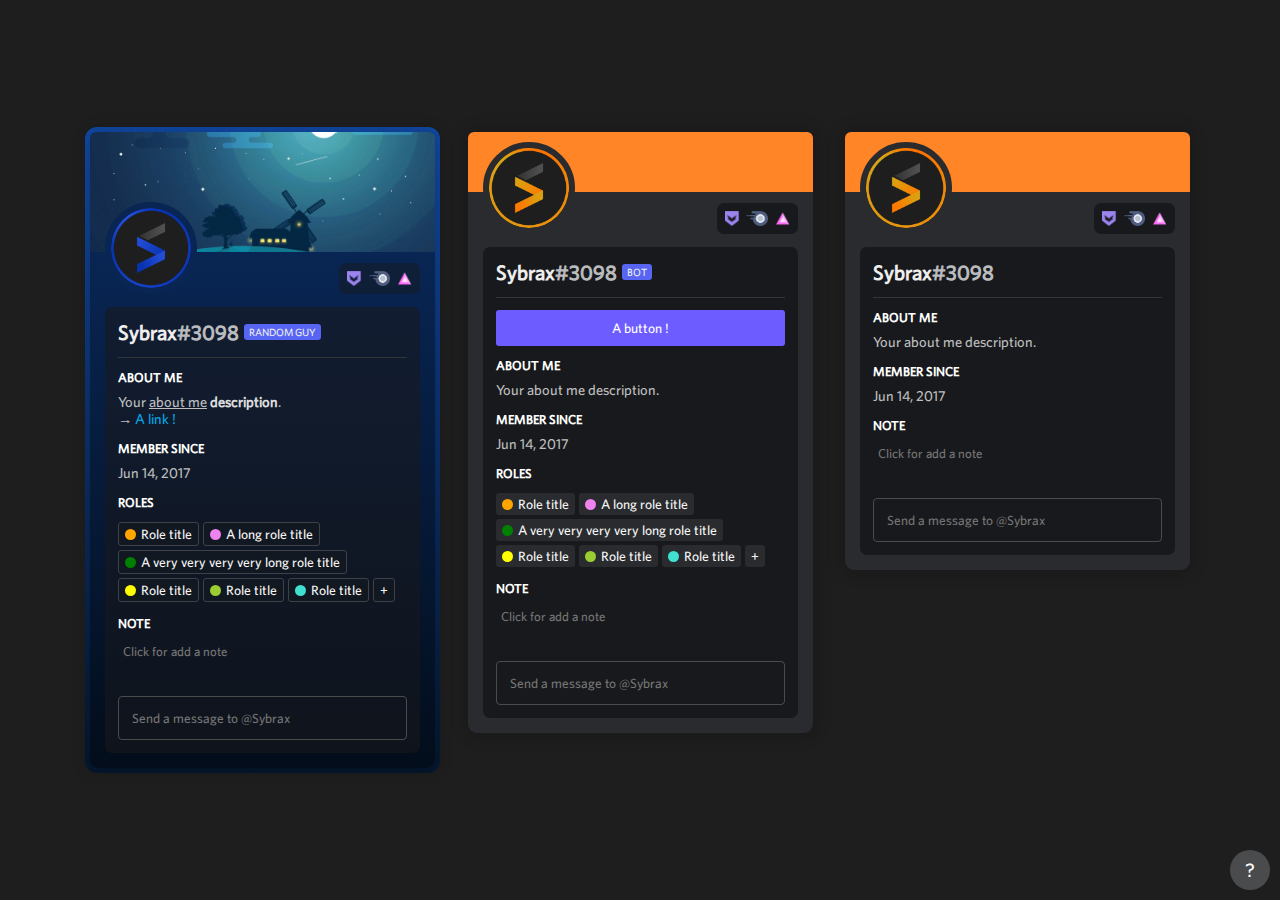
<file: discord template/index.html>
<!DOCTYPE html>
<html lang="en">
  <head>
    <meta charset="UTF-8" />
    <meta http-equiv="X-UA-Compatible" content="IE=edge" />
    <meta name="viewport" content="width=device-width, initial-scale=1.0" />
    <link rel="stylesheet" href="./assets/css/style.css" />
    <title>Discord Profile Card - New</title>
  </head>
  <body>
    <div class="card-container">
      <!-- First Card -->
      <div class="card nitro-card">
        <div class="card-header">
          <div
            style="background: url('./assets/img/banner.gif')"
            class="banner-img"
          ></div>
        </div>
        <div class="card-body">
          <div class="profile-header">
            <div class="profil-logo">
              <img src="./assets/img/logo_blue.png" />
            </div>
            <div class="badges-container">
              <div class="badge-item">
                <img src="./assets/img/badges/bravery.webp" alt="" />
                <div class="tooltip tooltip-up">Tooltip</div>
              </div>
              <div class="badge-item">
                <img src="./assets/img/badges/nitro.webp" alt="" />
                <div class="tooltip tooltip-up">Tooltip</div>
              </div>
              <div class="badge-item">
                <img src="./assets/img/badges/boost.webp" alt="" />
                <div class="tooltip tooltip-up">
                  A super badge since a long time ago.
                </div>
              </div>
            </div>
          </div>
          <div class="profile-body">
            <div class="username">
              Sybrax<span>#3098</span>
              <div class="badge">Random guy</div>
            </div>
            <hr />
            <div class="basic-infos">
              <div class="category-title">About Me</div>
              <p>
                Your <u>about me</u> <b>description</b>. <br />
                &rarr;
                <a href="https://sybraxdesign.fr/" target="_blank">A link !</a>
              </p>
            </div>
            <div class="basic-infos">
              <div class="category-title">Member Since</div>
              <p>Jun 14, 2017</p>
            </div>
            <div class="roles">
              <div class="category-title">Roles</div>
              <div class="roles-list">
                <div class="role">
                  <div class="role-color" style="background: orange"></div>
                  <p>Role title</p>
                </div>
                <div class="role">
                  <div class="role-color" style="background: violet"></div>
                  <p>A long role title</p>
                </div>
                <div class="role">
                  <div class="role-color" style="background: green"></div>
                  <p>A very very very very long role title</p>
                </div>
                <div class="role">
                  <div class="role-color" style="background: yellow"></div>
                  <p>Role title</p>
                </div>
                <div class="role">
                  <div class="role-color" style="background: yellowgreen"></div>
                  <p>Role title</p>
                </div>
                <div class="role">
                  <div class="role-color" style="background: turquoise"></div>
                  <p>Role title</p>
                </div>
                <div class="role role-add">
                  <div class="role-add-text">+</div>
                </div>
              </div>
            </div>
            <div class="note">
              <div class="category-title">Note</div>
              <textarea placeholder="Click for add a note"></textarea>
            </div>
            <div class="message">
              <input type="text" placeholder="Send a message to @Sybrax" />
            </div>
          </div>
        </div>
      </div>
      <!-- Second Card -->
      <div class="card">
        <div class="card-header">
          <div class="banner"></div>
        </div>
        <div class="card-body">
          <div class="profile-header">
            <div class="profil-logo">
              <img src="./assets/img/logo.png" />
            </div>
            <div class="badges-container">
              <div class="badge-item">
                <img src="./assets/img/badges/bravery.webp" alt="" />
                <div class="tooltip tooltip-up">Tooltip</div>
              </div>
              <div class="badge-item">
                <img src="./assets/img/badges/nitro.webp" alt="" />
                <div class="tooltip tooltip-up">Tooltip</div>
              </div>
              <div class="badge-item">
                <img src="./assets/img/badges/boost.webp" alt="" />
                <div class="tooltip tooltip-up">
                  A super badge since a long time ago.
                </div>
              </div>
            </div>
          </div>
          <div class="profile-body">
            <div class="username">
              Sybrax<span>#3098</span>
              <div class="badge">Bot</div>
            </div>
            <hr />
            <a href="https://sybraxdesign.fr/" target="_blank" class="btn"
              >A button !</a
            >
            <div class="basic-infos">
              <div class="category-title">About Me</div>
              <p>Your about me description.</p>
            </div>
            <div class="basic-infos">
              <div class="category-title">Member Since</div>
              <p>Jun 14, 2017</p>
            </div>
            <div class="roles">
              <div class="category-title">Roles</div>
              <div class="roles-list">
                <div class="role">
                  <div class="role-color" style="background: orange"></div>
                  <p>Role title</p>
                </div>
                <div class="role">
                  <div class="role-color" style="background: violet"></div>
                  <p>A long role title</p>
                </div>
                <div class="role">
                  <div class="role-color" style="background: green"></div>
                  <p>A very very very very long role title</p>
                </div>
                <div class="role">
                  <div class="role-color" style="background: yellow"></div>
                  <p>Role title</p>
                </div>
                <div class="role">
                  <div class="role-color" style="background: yellowgreen"></div>
                  <p>Role title</p>
                </div>
                <div class="role">
                  <div class="role-color" style="background: turquoise"></div>
                  <p>Role title</p>
                </div>
                <div class="role role-add">
                  <div class="role-add-text">+</div>
                </div>
              </div>
            </div>
            <div class="note">
              <div class="category-title">Note</div>
              <textarea placeholder="Click for add a note"></textarea>
            </div>
            <div class="message">
              <input type="text" placeholder="Send a message to @Sybrax" />
            </div>
          </div>
        </div>
      </div>
      <!-- Third Card -->
      <div class="card">
        <div class="card-header">
          <div class="banner"></div>
        </div>
        <div class="card-body">
          <div class="profile-header">
            <div class="profil-logo">
              <img src="./assets/img/logo.png" />
            </div>
            <div class="badges-container">
              <div class="badge-item">
                <img src="./assets/img/badges/bravery.webp" alt="" />
                <div class="tooltip tooltip-up">Tooltip</div>
              </div>
              <div class="badge-item">
                <img src="./assets/img/badges/nitro.webp" alt="" />
                <div class="tooltip tooltip-up">Tooltip</div>
              </div>
              <div class="badge-item">
                <img src="./assets/img/badges/boost.webp" alt="" />
                <div class="tooltip tooltip-up">
                  A super badge since a long time ago.
                </div>
              </div>
            </div>
          </div>
          <div class="profile-body">
            <div class="username">Sybrax<span>#3098</span></div>
            <hr />
            <div class="basic-infos">
              <div class="category-title">About Me</div>
              <p>Your about me description.</p>
            </div>
            <div class="basic-infos">
              <div class="category-title">Member Since</div>
              <p>Jun 14, 2017</p>
            </div>
            <div class="note">
              <div class="category-title">Note</div>
              <textarea placeholder="Click for add a note"></textarea>
            </div>
            <div class="message">
              <input type="text" placeholder="Send a message to @Sybrax" />
            </div>
          </div>
        </div>
      </div>
      <!-- Fourth Card -->
      <div class="card">
        <div class="card-header">
          <div class="banner"></div>
        </div>
        <div class="card-body">
          <div class="profile-header">
            <div class="profil-logo">
              <img src="./assets/img/logo.png" />
            </div>
            <div class="badges-container">
              <div class="badge-item">
                <img src="./assets/img/badges/bravery.webp" alt="" />
                <div class="tooltip tooltip-up">Tooltip</div>
              </div>
              <div class="badge-item">
                <img src="./assets/img/badges/nitro.webp" alt="" />
                <div class="tooltip tooltip-up">Tooltip</div>
              </div>
              <div class="badge-item">
                <img src="./assets/img/badges/boost.webp" alt="" />
                <div class="tooltip tooltip-up">
                  A super badge since a long time ago.
                </div>
              </div>
            </div>
          </div>
          <div class="profile-body">
            <div class="username">Sybrax<span>#3098</span></div>
            <hr />
            <div class="basic-infos">
              <div class="category-title">About Me</div>
              <p>Your about me description.</p>
            </div>
            <div class="basic-infos">
              <div class="category-title">Member Since</div>
              <p>Jun 14, 2017</p>
            </div>
            <div class="note">
              <div class="category-title">Note</div>
              <textarea placeholder="Click for add a note"></textarea>
            </div>
          </div>
        </div>
      </div>
    </div>
    <!-- Elements below can be removed ( they are just for the demo ) -->
    <div class="modal-container">
      <div class="modal">
        <div class="modal-header">
          Modal open! Any question ?
          <a href="https://discord.gg/dJFFpaQ" target="_blank"
            >Join our Discord</a
          >
          or visit our
          <a href="https://sybraxdesign.fr" target="_blank">website</a> :)
        </div>
        <div class="modal-body">
          <input
            id="feedback-input"
            type="text"
            placeholder="Send feedback ( optional )..."
          />
          <div class="feedback-state"></div>
        </div>
      </div>
    </div>
    <div class="help-btn">?</div>
    <script src="./assets/js/demo.js"></script>
  </body>
</html>
</file>
<file: discord template/assets/css/style.css>
/* Import */
@import url("../font/style.css");

/* General */
* {
  margin: 0;
  padding: 0;
  font-family: "Whitney", sans-serif;
  box-sizing: border-box;
}

body,
html {
  height: 100%;
  display: flex;
  align-items: center;
  justify-content: center;
  background: #1e1e1e;
}

.tooltip {
  display: block;
  position: absolute;
  color: #b6b7b7;
  background: #18191c;
  padding: 0.4rem;
  border-radius: 3px;
  max-width: 150px;
  width: max-content;
  font-size: 0.9rem;
  transform: scale(0);
  transition: 0.055s ease-in-out transform;
  z-index: 10;
  box-shadow: 0 0 5px 0 rgba(0, 0, 0, 0.35);
  -webkit-box-shadow: 0 0 5px 0 rgba(0, 0, 0, 0.35);
}

.tooltip-up {
  bottom: 42px;
}

.tooltip-up::before {
  content: "";
  position: absolute;
  bottom: -5px;
  left: 50%;
  transform: translateX(-50%);
  width: 0;
  height: 0;
  border-left: 6px solid transparent;
  border-right: 6px solid transparent;
  border-top: 6px solid #18191c;
}

.btn {
  display: flex;
  align-items: center;
  justify-content: center;
  text-decoration: none;
  background-color: #6d5cff;
  padding: 10px;
  border-radius: 3px;
  color: #fff;
  font-size: 0.85rem;
  transition: 0.2s ease-in-out;
  margin-top: 12px;
}

.btn:hover {
  background-color: #4752c4;
}

/* Card */
.card-container {
  display: flex;
  flex-direction: row;
  justify-content: space-between;
  width: 1450px;
  z-index: 0;
}

.card {
  background: #292b2f;
  width: 345px;
  max-height: 95%;
  height: max-content;
  border-radius: 9px;
  box-shadow: 0px 0px 16px 3px rgba(0, 0, 0, 0.2);
  -webkit-box-shadow: 0px 0px 16px 3px rgba(0, 0, 0, 0.2);
  scrollbar-width: none;
}

.card::-webkit-scrollbar {
  display: none;
}

.card-header .banner {
  width: 100%;
  height: 60px;
  background: #ff8527;
  border-radius: 6px 6px 0 0;
  overflow: hidden;
}

.card-header .banner-img {
  width: 100%;
  height: 120px;
  background-position: center !important;
  background-size: 100% auto !important;
  border-radius: 6px 6px 0 0;
  overflow: hidden;
}

.card-body {
  padding: 15px;
  position: relative;
}

.card-body .profile-header {
  position: absolute;
  display: flex;
  flex-direction: row;
  align-items: flex-end;
  justify-content: space-between;
  width: calc(100% - 30px);
  top: -50px;
}

.card-body .profile-header .profil-logo {
  position: relative;
  border: 6px solid #292b2f;
  border-radius: 50%;
}

.card-body .profile-header .profil-logo img {
  display: block;
  width: 80px;
  height: 80px;
  border-radius: 50%;
}

.card-body .profile-header .profil-logo::before {
  content: "See Profil";
  position: absolute;
  right: 0;
  top: 0;
  cursor: pointer;
  opacity: 0;
  width: 100%;
  height: 100%;
  color: #eeeeee;
  background: #0000007e;
  display: flex;
  align-items: center;
  justify-content: center;
  border-radius: 50%;
  font-size: 0.7rem;
  font-weight: 600;
  text-transform: uppercase;
  transition-duration: 0.15s;
}

.card-body .profile-header .profil-logo:hover::before {
  opacity: 1;
}

.card-body .profile-header .badges-container {
  display: flex;
  flex-wrap: wrap;
  justify-content: flex-end;
  max-width: 150px;
  background: #18191c;
  border-radius: 7px;
  padding: 3px;
}

.card-body .profile-header .badges-container .badge-item {
  position: relative;
  margin: 5px;
  width: 15px;
  height: 15px;
  display: flex;
  justify-content: center;
  align-items: center;
  cursor: pointer;
}

.card-body .profile-header .badges-container .badge-item img {
  height: 100%;
}

.card-body .profile-header .badges-container .badge-item:hover > .tooltip {
  transform: scale(1);
}

.card-body .profile-body {
  background: #18191c;
  border-radius: 7px;
  padding: 13px;
  margin-top: 40px;
}

.card-body .profile-body .username {
  color: #eeeeee;
  margin-bottom: 13px;
  font-weight: 600;
  font-size: 1.3rem;
  display: flex;
  flex-direction: row;
  align-items: center;
}

.card-body .profile-body .username span {
  color: #b9bbbe;
}

.card-body .profile-body .username .badge {
  font-size: 0.65rem;
  background-color: #5865f2;
  text-transform: uppercase;
  font-weight: 300;
  width: max-content;
  padding: 2px 5px;
  margin-left: 5px;
  border-radius: 3px;
}

.card-body .profile-body hr {
  border: none;
  border-top: 0.5px solid #33353b;
}

.card-body .profile-body .category-title {
  color: white;
  font-weight: 700;
  text-transform: uppercase;
  font-size: 0.8rem;
  margin-bottom: 8px;
}

.card-body .profile-body .basic-infos {
  margin-bottom: 14px;
  margin-top: 12px;
}

.card-body .profile-body .basic-infos p {
  color: #bdbebf;
  font-size: 0.9rem;
}

.card-body .profile-body .basic-infos p a {
  color: #02a5e6;
  text-decoration: none;
}

.card-body .profile-body .basic-infos p a:hover {
  text-decoration: underline;
}

.card-body .profile-body .basic-infos p b {
  color: #ddd;
}

.card-body .profile-body .roles {
  margin-bottom: 14px;
}

.card-body .profile-body .roles .roles-list {
  display: flex;
  flex-wrap: wrap;
}

.card-body .profile-body .roles .roles-list .role {
  background: #292b2f;
  color: #f5f5f5;
  border-radius: 3px;
  font-size: 0.85rem;
  font-weight: 300;
  padding: 3px 6px;
  margin-right: 4px;
  margin-top: 4px;
  display: flex;
  align-items: center;
  flex-direction: row;
}

.card-body .profile-body .roles .roles-list .role .role-color {
  position: relative;
  width: 11px;
  height: 11px;
  border-radius: 50%;
  margin-right: 5px;
}

.card-body .profile-body .roles .roles-list .role .role-color:hover::before {
  content: "✖";
  position: absolute;
  top: -2px;
  right: -2px;
  font-size: 0.65rem;
  color: #f5f5f5;
  background: #292b2f;
  border-radius: 50%;
  width: 15px;
  height: 15px;
  display: flex;
  align-items: center;
  justify-content: center;
  cursor: pointer;
}

.card-body .profile-body .roles .roles-list .role-add {
  cursor: pointer;
}

.card-body .profile-body .note textarea {
  border: none;
  outline: none;
  background: transparent;
  width: 100%;
  min-height: 30px;
  color: #e0e0e0;
  resize: none;
  font-size: 0.8rem;
  border-radius: 3px;
  padding: 5px;
  box-sizing: border-box;
  scrollbar-width: none;
}

.card-body .profile-body .note textarea::-webkit-scrollbar {
  display: none;
}

.card-body .profile-body .note textarea::placeholder {
  font-size: 0.8rem;
}

.card-body .profile-body .note textarea:focus::placeholder {
  opacity: 0;
}

.card-body .profile-body .message input {
  background: transparent;
  outline: none;
  border: 1.2px solid #4b4b4b;
  padding: 13px;
  width: 100%;
  border-radius: 4px;
  color: #eeeeee;
  margin-top: 14px;
}

.nitro-card {
  position: relative;
  background-image: linear-gradient(0, #05172e, #114aa7);
  background-blend-mode: multiply;
  background-color: #0000006c;
}

.nitro-card:before {
  content: "";
  position: absolute;
  top: 0;
  right: 0;
  bottom: 0;
  left: 0;
  z-index: -1;
  margin: -5px;
  border-radius: 12px;
  background: linear-gradient(0, #05172e, #114aa7);
}

.nitro-card .card-body .profile-body {
  background: #18191c91;
}

.nitro-card .card-body .profile-header .profil-logo {
  position: relative;
  border-color: transparent;
  z-index: 0;
}

.nitro-card .card-body .profile-header .profil-logo:after {
  content: "";
  position: absolute;
  top: 0;
  right: 0;
  bottom: 0;
  left: 0;
  z-index: -1;
  margin: -6px;
  border-radius: 50%;
  background-color: #082553;
}

.nitro-card .card-body .profile-header .badges-container {
  background: #18191c77;
}

.nitro-card .card-body .profile-body .roles .roles-list .role {
  background: #18191c4d;
  border: 1px solid #3f4149;
}

/* Media Queries */
@media screen and (max-width: 1470px) {
  .card-container {
    width: 1100px;
  }
  .card:last-child {
    display: none;
  }
}

@media screen and (max-width: 1150px) {
  .card-container {
    width: 720px;
  }
  .card:nth-child(3) {
    display: none;
  }
}

@media screen and (max-width: 770px) {
  .card-container {
    width: max-content;
  }
  .card:nth-child(2) {
    display: none;
  }
}

/* Elements below can be removed ( they are just for demo purposes ) */

.modal-container {
  position: absolute;
  width: 100%;
  height: 100%;
  display: flex;
  align-items: center;
  justify-content: center;
  z-index: 100;
  background: rgba(0, 0, 0, 0.5);
  backdrop-filter: blur(5px);
  visibility: hidden;
}

.modal {
  position: relative;
  background: #18191c;
  border-radius: 5px;
  transform: scale(0);
  transition: 0.1s ease-in-out all;
  border: 1px solid #2d2d2d;
  margin: 0 10px;
  display: flex;
  flex-direction: column;
  align-items: center;
  justify-content: center;
}

.modal .modal-header {
  color: #eee;
  padding: 15px;
  background: #1f2024;
  border-bottom: 1px solid #2d2d2d;
}

.modal .modal-header a {
  text-decoration: none;
  color: #d6d6d6;
  transition-duration: 0.2s;
  border-bottom: 1px dotted #d6d6d6;
}

.modal .modal-header a:hover {
  color: #fff;
  border-bottom: 1px solid #f87610;
}

.modal .modal-body {
  padding: 15px;
  width: 100%;
}

.modal .modal-body input {
  width: 100%;
  padding: 10px;
  border: 1px solid #2d2d2d;
  border-radius: 3px;
  background: #18191c;
  outline: none;
  color: #eee;
  transition: 0.2s all;
}

.modal .modal-body input::placeholder {
  color: #a1a1a1;
}

.modal .modal-body input:hover {
  background: #141414;
}

.modal .modal-body input:focus {
  background: #141414;
}

.modal .modal-body .feedback-state {
  display: none;
  color: #fff;
  font-size: 0.8rem;
  padding-top: 7px;
  z-index: 100;
  transition: 0.2s all;
}

.modal .modal-body .feedback-state.success {
  display: block;
  color: #50f750;
}

.modal .modal-body .feedback-state.error {
  display: block;
  color: #ee4c4c;
}

.active {
  visibility: visible;
}

.active .modal {
  transform: scale(1);
}

.help-btn {
  position: absolute;
  bottom: 10px;
  right: 10px;
  padding: 10px;
  color: #ffffff;
  font-size: 1.2rem;
  cursor: pointer;
  transition: 0.2s all;
  background: #4a4b4d;
  border-radius: 50%;
  width: 40px;
  height: 40px;
  display: flex;
  align-items: center;
  justify-content: center;
}

.help-btn:hover {
  background: #f87610;
}
</file>
